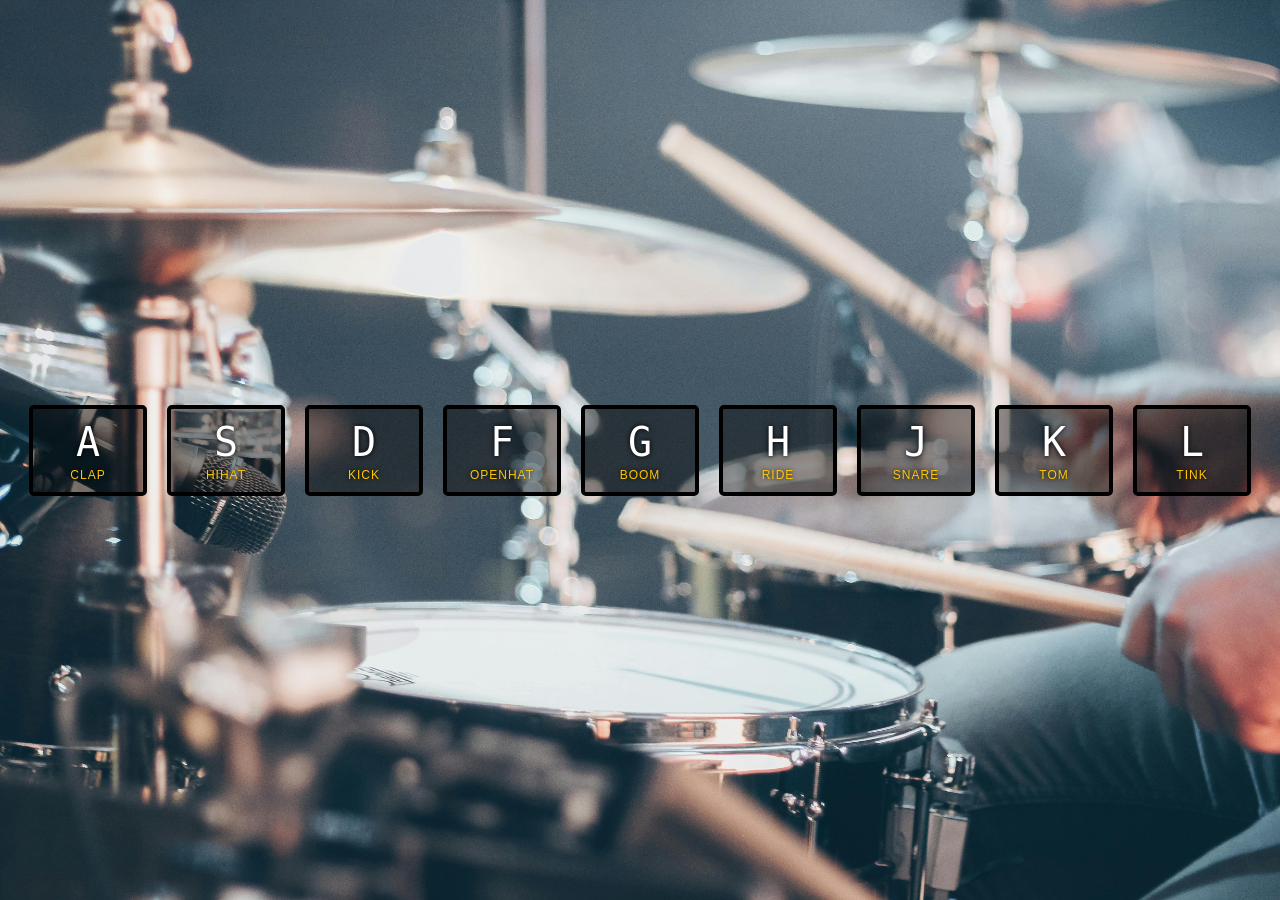
<file: 01 - JavaScript Drum Kit/index.html>
<!DOCTYPE html>
<html lang="en">

<head>
  <meta charset="UTF-8">
  <title>JS Drum Kit</title>
  <link rel="stylesheet" href="style.css">
  <link rel="icon" href="https://fav.farm/🔥" />
</head>

<body>

  <div class="keys">
    <div data-key="65" class="key">
      <kbd>A</kbd>
      <span class="sound">clap</span>
    </div>
    <div data-key="83" class="key">
      <kbd>S</kbd>
      <span class="sound">hihat</span>
    </div>
    <div data-key="68" class="key">
      <kbd>D</kbd>
      <span class="sound">kick</span>
    </div>
    <div data-key="70" class="key">
      <kbd>F</kbd>
      <span class="sound">openhat</span>
    </div>
    <div data-key="71" class="key">
      <kbd>G</kbd>
      <span class="sound">boom</span>
    </div>
    <div data-key="72" class="key">
      <kbd>H</kbd>
      <span class="sound">ride</span>
    </div>
    <div data-key="74" class="key">
      <kbd>J</kbd>
      <span class="sound">snare</span>
    </div>
    <div data-key="75" class="key">
      <kbd>K</kbd>
      <span class="sound">tom</span>
    </div>
    <div data-key="76" class="key">
      <kbd>L</kbd>
      <span class="sound">tink</span>
    </div>
  </div>

  <audio data-key="65" src="sounds/clap.wav"></audio>
  <audio data-key="83" src="sounds/hihat.wav"></audio>
  <audio data-key="68" src="sounds/kick.wav"></audio>
  <audio data-key="70" src="sounds/openhat.wav"></audio>
  <audio data-key="71" src="sounds/boom.wav"></audio>
  <audio data-key="72" src="sounds/ride.wav"></audio>
  <audio data-key="74" src="sounds/snare.wav"></audio>
  <audio data-key="75" src="sounds/tom.wav"></audio>
  <audio data-key="76" src="sounds/tink.wav"></audio>

  <script src="script.js"></script>
</body>

</html>
</file>
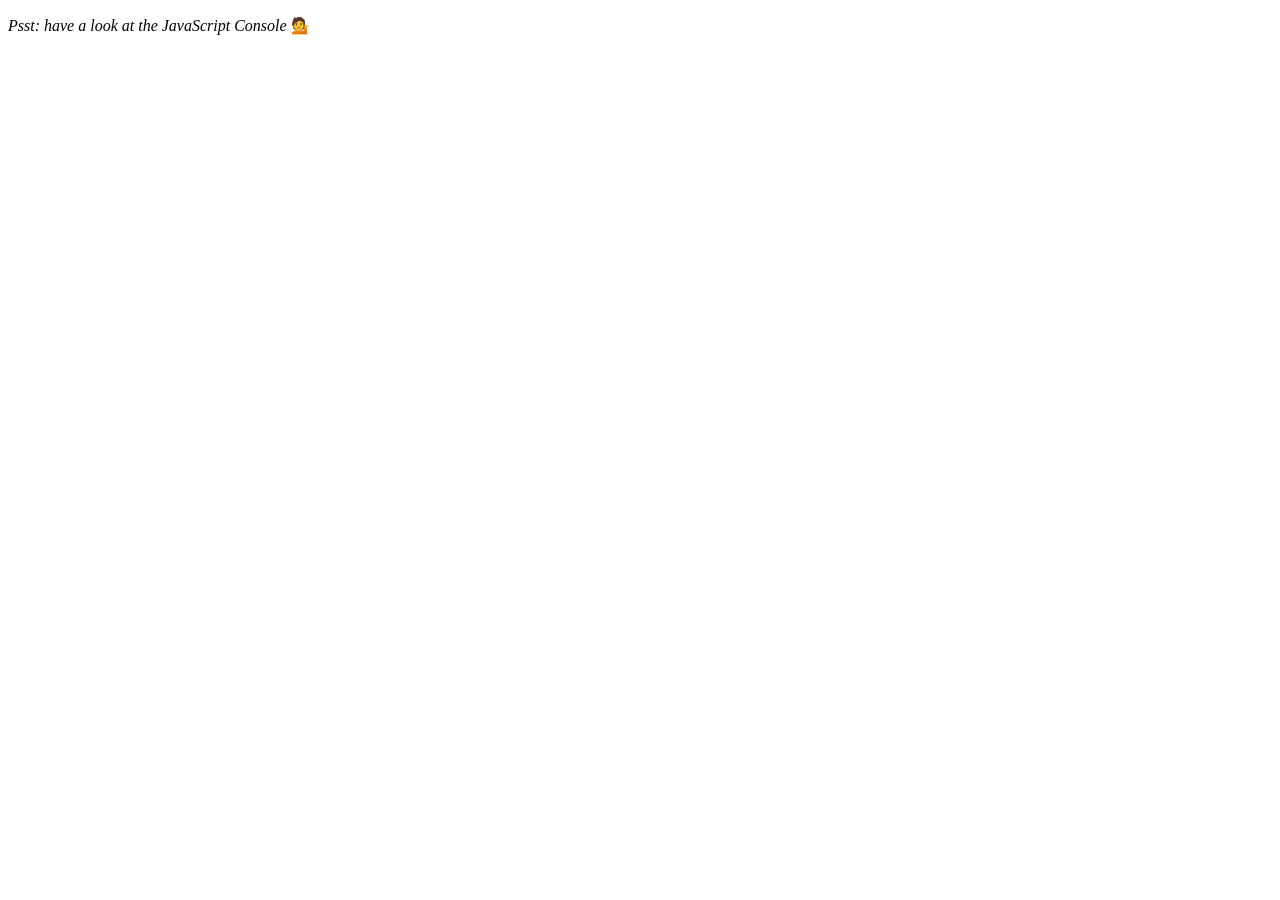
<file: 04 - Array Cardio Day 1/index.html>
<!DOCTYPE html>
<html lang="en">

<head>
  <meta charset="UTF-8">
  <title>Array Cardio 💪</title>
  <link rel="icon" href="https://fav.farm/🔥" />
</head>

<body>
  <p><em>Psst: have a look at the JavaScript Console</em> 💁</p>

  <script src="script.js"></script>
</body>

</html>
</file>
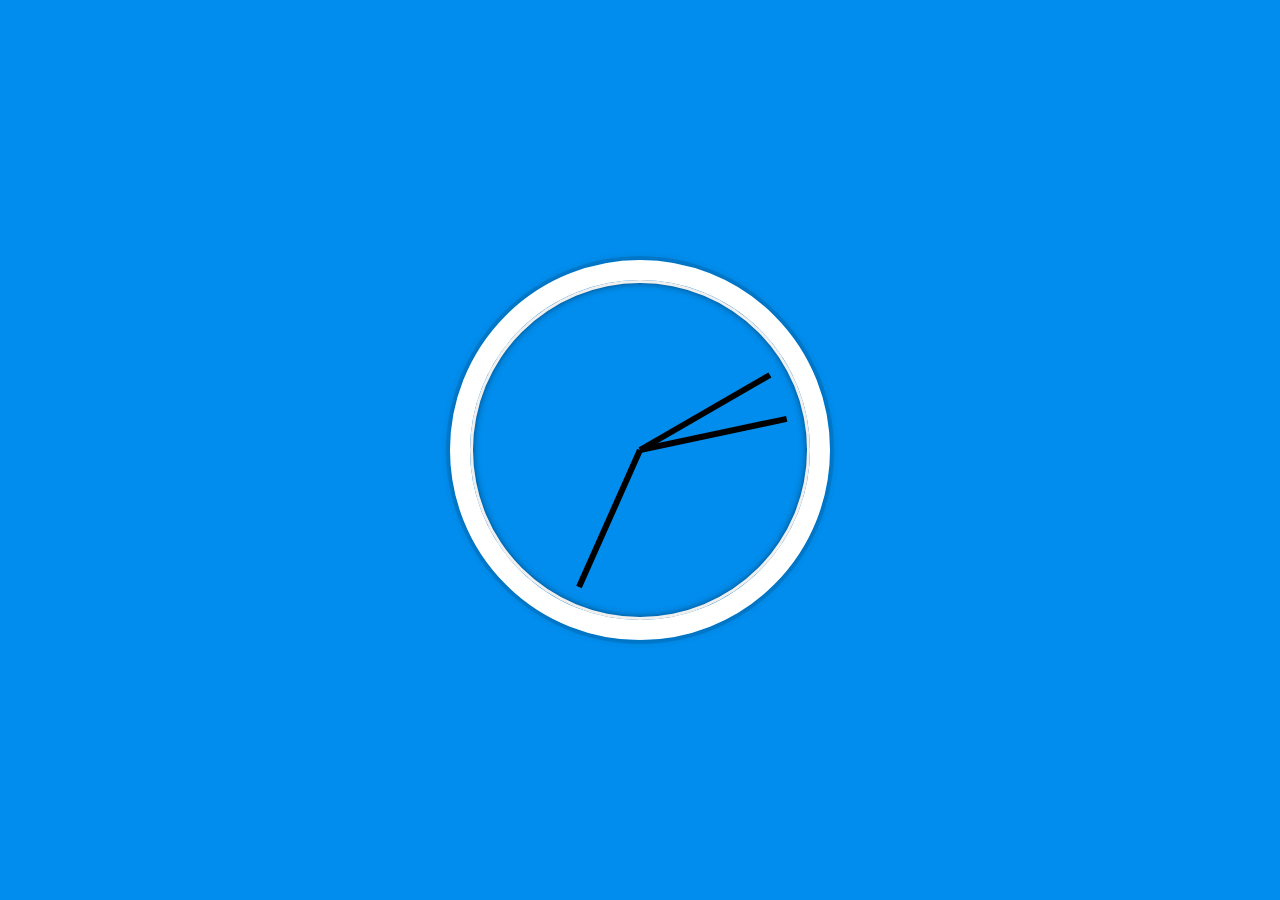
<file: 02 - JS and CSS Clock/index-START.html>
<!DOCTYPE html>
<html lang="en">

<head>
  <meta charset="UTF-8">
  <title>JS + CSS Clock</title>
  <link rel="icon" href="https://fav.farm/🔥" />
</head>

<body>


  <div class="clock">
    <div class="clock-face">
      <div class="hand hour-hand"></div>
      <div class="hand min-hand"></div>
      <div class="hand second-hand"></div>
    </div>
  </div>


  <style>
    html {
      background: #018DED url(https://unsplash.it/1500/1000?image=881&blur=5);
      background-size: cover;
      font-family: 'helvetica neue';
      text-align: center;
      font-size: 10px;
    }

    body {
      margin: 0;
      font-size: 2rem;
      display: flex;
      flex: 1;
      min-height: 100vh;
      align-items: center;
    }

    .clock {
      width: 30rem;
      height: 30rem;
      border: 20px solid white;
      border-radius: 50%;
      margin: 50px auto;
      position: relative;
      padding: 2rem;
      box-shadow:
        0 0 0 4px rgba(0, 0, 0, 0.1),
        inset 0 0 0 3px #EFEFEF,
        inset 0 0 10px black,
        0 0 10px rgba(0, 0, 0, 0.2);
    }

    .clock-face {
      position: relative;
      width: 100%;
      height: 100%;
      transform: translateY(-3px);
      /* account for the height of the clock hands */
    }

    .hand {
      width: 50%;
      height: 6px;
      background: black;
      position: absolute;
      top: 50%;
      transform-origin: 100%;
      transform: rotate(90deg);
      transition: all 0.5s;
    }
  </style>

  <script src="script.js"></script>
</body>

</html>
</file>
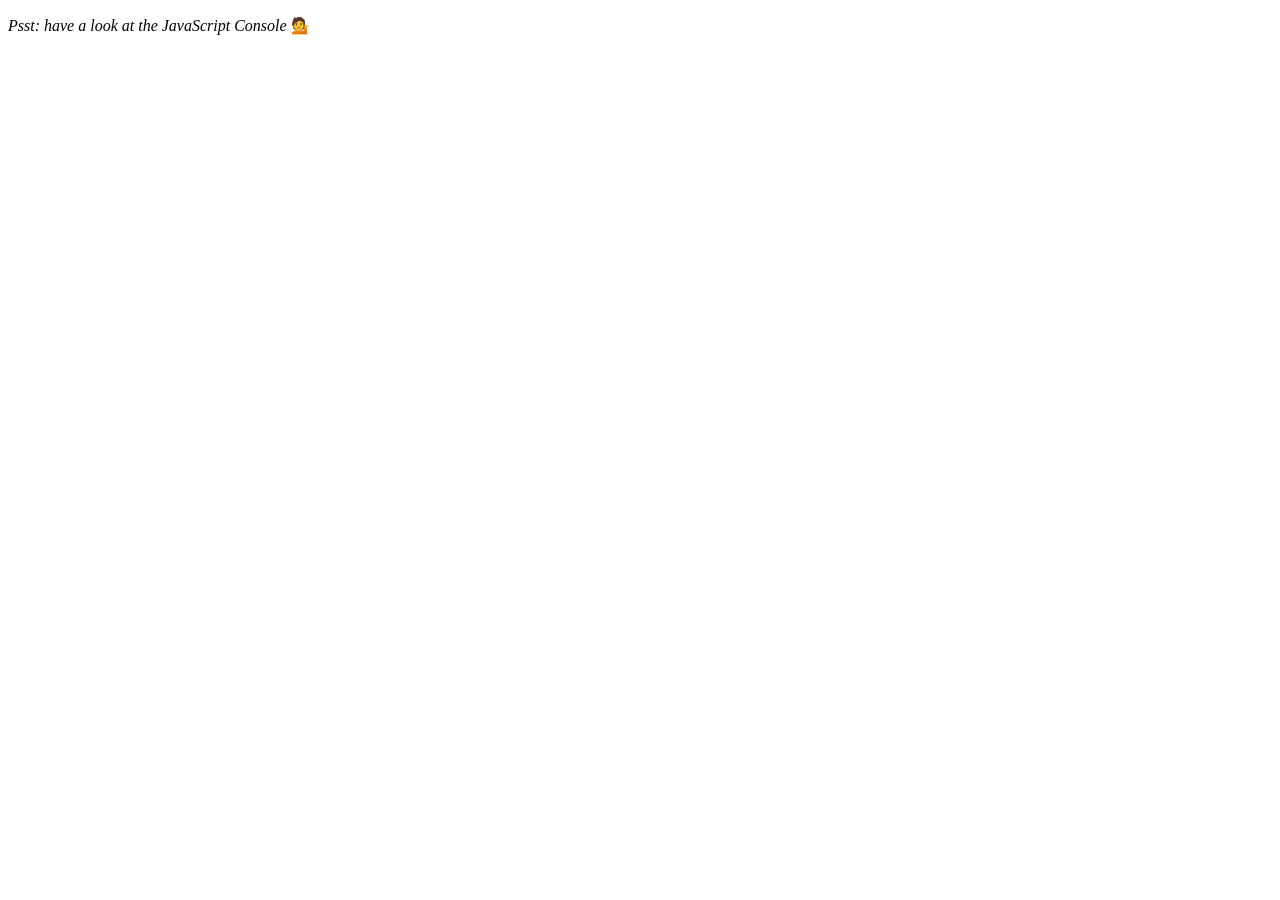
<file: 04 - Array Cardio Day 1/index-FINISHED.html>
<!DOCTYPE html>
<html lang="en">
<head>
  <meta charset="UTF-8">
  <title>Array Cardio 💪</title>
  <link rel="icon" href="https://fav.farm/✅" />
</head>
<body>
  <p><em>Psst: have a look at the JavaScript Console</em> 💁</p>
  <script>
    // Get your shorts on - this is an array workout!
    // ## Array Cardio Day 1

    // Some data we can work with

    const inventors = [
      { first: 'Albert', last: 'Einstein', year: 1879, passed: 1955 },
      { first: 'Isaac', last: 'Newton', year: 1643, passed: 1727 },
      { first: 'Galileo', last: 'Galilei', year: 1564, passed: 1642 },
      { first: 'Marie', last: 'Curie', year: 1867, passed: 1934 },
      { first: 'Johannes', last: 'Kepler', year: 1571, passed: 1630 },
      { first: 'Nicolaus', last: 'Copernicus', year: 1473, passed: 1543 },
      { first: 'Max', last: 'Planck', year: 1858, passed: 1947 },
      { first: 'Katherine', last: 'Blodgett', year: 1898, passed: 1979 },
      { first: 'Ada', last: 'Lovelace', year: 1815, passed: 1852 },
      { first: 'Sarah E.', last: 'Goode', year: 1855, passed: 1905 },
      { first: 'Lise', last: 'Meitner', year: 1878, passed: 1968 },
      { first: 'Hanna', last: 'Hammarström', year: 1829, passed: 1909 }
    ];

    const people = [
      'Bernhard, Sandra', 'Bethea, Erin', 'Becker, Carl', 'Bentsen, Lloyd', 'Beckett, Samuel', 'Blake, William', 'Berger, Ric', 'Beddoes, Mick', 'Beethoven, Ludwig',
      'Belloc, Hilaire', 'Begin, Menachem', 'Bellow, Saul', 'Benchley, Robert', 'Blair, Robert', 'Benenson, Peter', 'Benjamin, Walter', 'Berlin, Irving',
      'Benn, Tony', 'Benson, Leana', 'Bent, Silas', 'Berle, Milton', 'Berry, Halle', 'Biko, Steve', 'Beck, Glenn', 'Bergman, Ingmar', 'Black, Elk', 'Berio, Luciano',
      'Berne, Eric', 'Berra, Yogi', 'Berry, Wendell', 'Bevan, Aneurin', 'Ben-Gurion, David', 'Bevel, Ken', 'Biden, Joseph', 'Bennington, Chester', 'Bierce, Ambrose',
      'Billings, Josh', 'Birrell, Augustine', 'Blair, Tony', 'Beecher, Henry', 'Biondo, Frank'
    ];

    // Array.prototype.filter()
    // 1. Filter the list of inventors for those who were born in the 1500's
    const fifteen = inventors.filter(inventor => (inventor.year >= 1500 && inventor.year < 1600));

    console.table(fifteen);

    // Array.prototype.map()
    // 2. Give us an array of the inventor first and last names
    const fullNames = inventors.map(inventor => `${inventor.first} ${inventor.last}`);
    console.log(fullNames);

    // Array.prototype.sort()
    // 3. Sort the inventors by birthdate, oldest to youngest
    // const ordered = inventors.sort(function(a, b) {
    //   if(a.year > b.year) {
    //     return 1;
    //   } else {
    //     return -1;
    //   }
    // });

    const ordered = inventors.sort((a, b) => a.year > b.year ? 1 : -1);
    console.table(ordered);

    // Array.prototype.reduce()
    // 4. How many years did all the inventors live?
    const totalYears = inventors.reduce((total, inventor) => {
      return total + (inventor.passed - inventor.year);
    }, 0);

    console.log(totalYears);

    // 5. Sort the inventors by years lived
    const oldest = inventors.sort(function(a, b) {
      const lastInventor = a.passed - a.year;
      const nextInventor = b.passed - b.year;
      return lastInventor > nextInventor ? -1 : 1;
    });
    console.table(oldest);

    // 6. create a list of Boulevards in Paris that contain 'de' anywhere in the name
    // https://en.wikipedia.org/wiki/Category:Boulevards_in_Paris

    // const category = document.querySelector('.mw-category');
    // const links = Array.from(category.querySelectorAll('a'));
    // const de = links
    //             .map(link => link.textContent)
    //             .filter(streetName => streetName.includes('de'));

    // 7. sort Exercise
    // Sort the people alphabetically by last name
    const alpha = people.sort((lastOne, nextOne) => {
      const [aLast, aFirst] = lastOne.split(', ');
      const [bLast, bFirst] = nextOne.split(', ');
      return aLast > bLast ? 1 : -1;
    });
    console.log(alpha);

    // 8. Reduce Exercise
    // Sum up the instances of each of these
    const data = ['car', 'car', 'truck', 'truck', 'bike', 'walk', 'car', 'van', 'bike', 'walk', 'car', 'van', 'car', 'truck', 'pogostick'];

    const transportation = data.reduce(function(obj, item) {
      if (!obj[item]) {
        obj[item] = 0;
      }
      obj[item]++;
      return obj;
    }, {});

    console.log(transportation);

  </script>
</body>
</html>
</file>
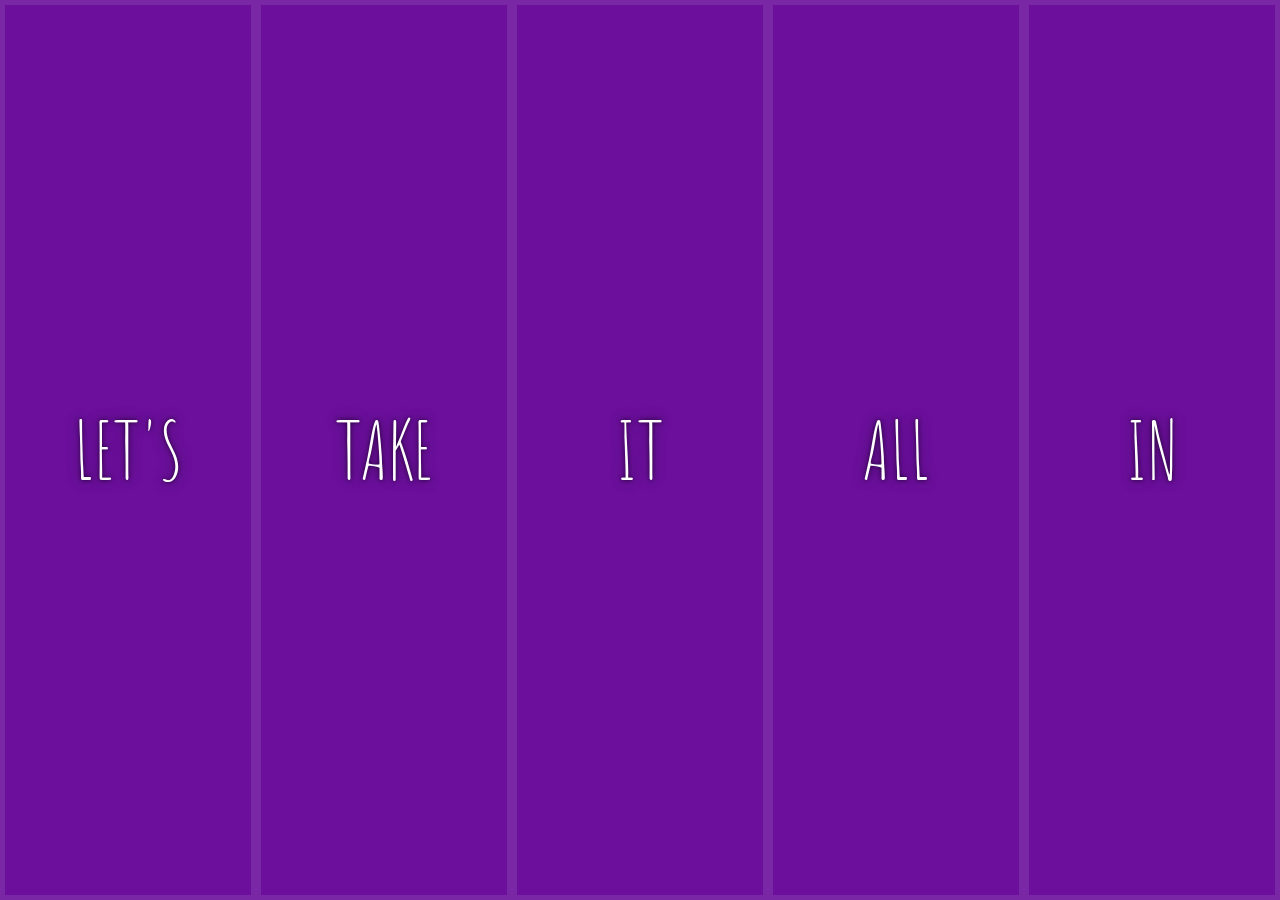
<file: 05 - Flex Panel Gallery/index-FINISHED.html>
<!DOCTYPE html>
<html lang="en">
<head>
  <meta charset="UTF-8">
  <title>Flex Panels 💪</title>
  <link href='https://fonts.googleapis.com/css?family=Amatic+SC' rel='stylesheet' type='text/css'>
  <link rel="icon" href="https://fav.farm/✅" />
</head>
<body>
  <style>
    html {
      box-sizing: border-box;
      background: #ffc600;
      font-family: 'helvetica neue';
      font-size: 20px;
      font-weight: 200;
    }

    body {
      margin: 0;
    }

    *, *:before, *:after {
      box-sizing: inherit;
    }

    .panels {
      min-height: 100vh;
      overflow: hidden;
      display: flex;
    }

    .panel {
      background: #6B0F9C;
      box-shadow: inset 0 0 0 5px rgba(255,255,255,0.1);
      color: white;
      text-align: center;
      align-items: center;
      /* Safari transitionend event.propertyName === flex */
      /* Chrome + FF transitionend event.propertyName === flex-grow */
      transition:
        font-size 0.7s cubic-bezier(0.61,-0.19, 0.7,-0.11),
        flex 0.7s cubic-bezier(0.61,-0.19, 0.7,-0.11),
        background 0.2s;
      font-size: 20px;
      background-size: cover;
      background-position: center;
      flex: 1;
      justify-content: center;
      display: flex;
      flex-direction: column;
    }

    .panel1 { background-image:url(https://source.unsplash.com/gYl-UtwNg_I/1500x1500); }
    .panel2 { background-image:url(https://source.unsplash.com/rFKUFzjPYiQ/1500x1500); }
    .panel3 { background-image:url(https://images.unsplash.com/photo-1465188162913-8fb5709d6d57?ixlib=rb-0.3.5&q=80&fm=jpg&crop=faces&cs=tinysrgb&w=1500&h=1500&fit=crop&s=967e8a713a4e395260793fc8c802901d); }
    .panel4 { background-image:url(https://source.unsplash.com/ITjiVXcwVng/1500x1500); }
    .panel5 { background-image:url(https://source.unsplash.com/3MNzGlQM7qs/1500x1500); }

    /* Flex Items */
    .panel > * {
      margin: 0;
      width: 100%;
      transition: transform 0.5s;
      flex: 1 0 auto;
      display: flex;
      justify-content: center;
      align-items: center;
    }

    .panel > *:first-child { transform: translateY(-100%); }
    .panel.open-active > *:first-child { transform: translateY(0); }
    .panel > *:last-child { transform: translateY(100%); }
    .panel.open-active > *:last-child { transform: translateY(0); }

    .panel p {
      text-transform: uppercase;
      font-family: 'Amatic SC', cursive;
      text-shadow: 0 0 4px rgba(0, 0, 0, 0.72), 0 0 14px rgba(0, 0, 0, 0.45);
      font-size: 2em;
    }

    .panel p:nth-child(2) {
      font-size: 4em;
    }

    .panel.open {
      flex: 5;
      font-size: 40px;
    }

    @media only screen and (max-width: 600px) {
      .panel p {
        font-size: 1em;
      }
    }
  </style>


  <div class="panels">
    <div class="panel panel1">
      <p>Hey</p>
      <p>Let's</p>
      <p>Dance</p>
    </div>
    <div class="panel panel2">
      <p>Give</p>
      <p>Take</p>
      <p>Receive</p>
    </div>
    <div class="panel panel3">
      <p>Experience</p>
      <p>It</p>
      <p>Today</p>
    </div>
    <div class="panel panel4">
      <p>Give</p>
      <p>All</p>
      <p>You can</p>
    </div>
    <div class="panel panel5">
      <p>Life</p>
      <p>In</p>
      <p>Motion</p>
    </div>
  </div>

  <script>
    const panels = document.querySelectorAll('.panel');

    function toggleOpen() {
      console.log('Hello');
      this.classList.toggle('open');
    }

    function toggleActive(e) {
      console.log(e.propertyName);
      if (e.propertyName.includes('flex')) {
        this.classList.toggle('open-active');
      }
    }

    panels.forEach(panel => panel.addEventListener('click', toggleOpen));
    panels.forEach(panel => panel.addEventListener('transitionend', toggleActive));
  </script>

</body>
</html>
</file>
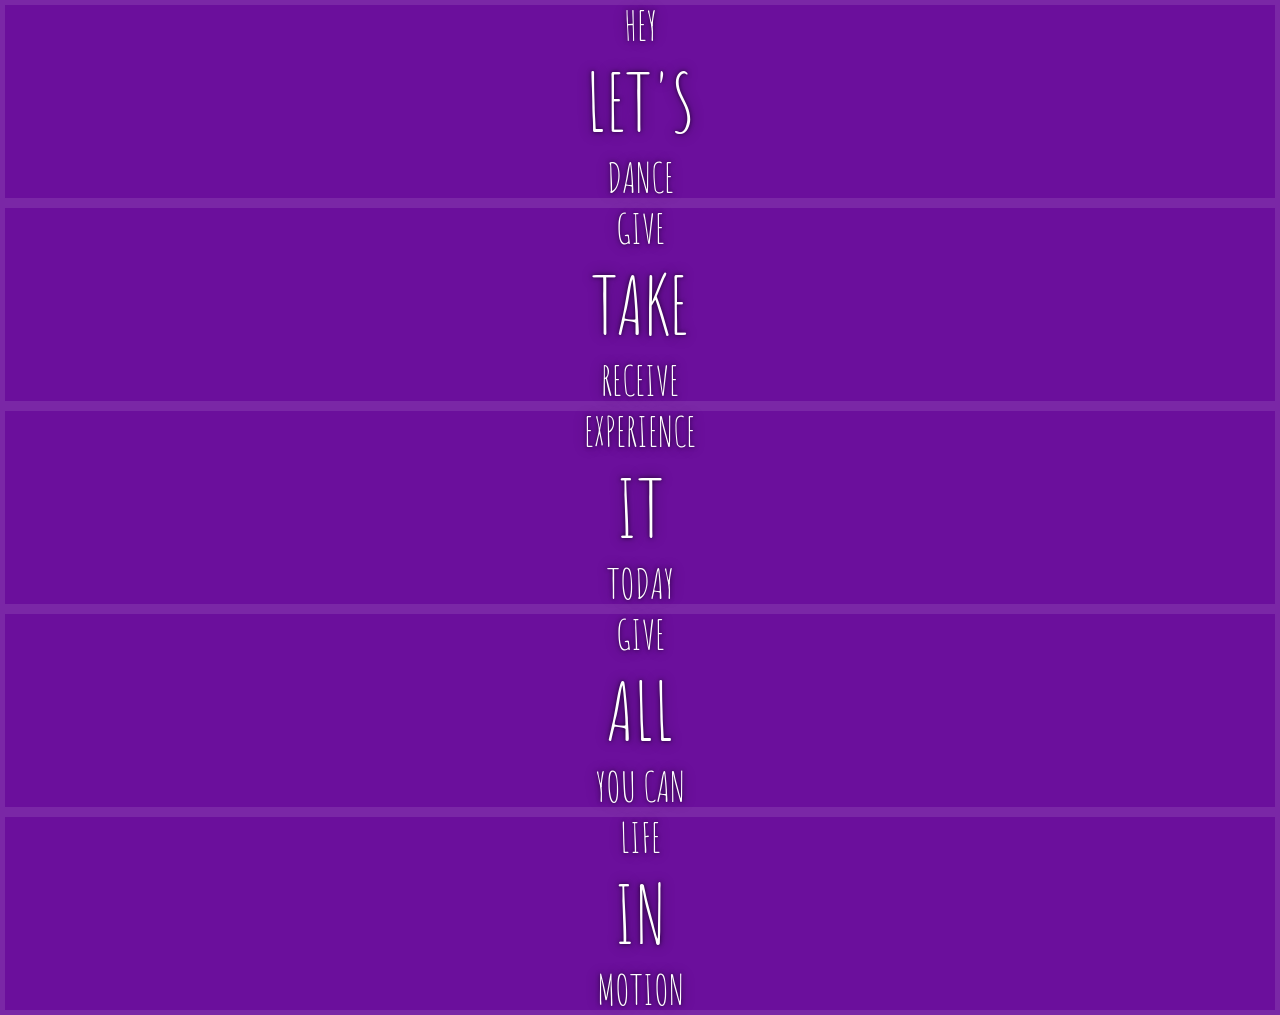
<file: 05 - Flex Panel Gallery/index-START.html>
<!DOCTYPE html>
<html lang="en">

<head>
  <meta charset="UTF-8">
  <title>Flex Panels 💪</title>
  <link href='https://fonts.googleapis.com/css?family=Amatic+SC' rel='stylesheet' type='text/css'>
  <link rel="icon" href="https://fav.farm/🔥" />
</head>

<body>
  <style>
    html {
      box-sizing: border-box;
      background: #ffc600;
      font-family: 'helvetica neue';
      font-size: 20px;
      font-weight: 200;
    }

    body {
      margin: 0;
    }

    *,
    *:before,
    *:after {
      box-sizing: inherit;
    }

    .panels {
      min-height: 100vh;
      overflow: hidden;
    }

    .panel {
      background: #6B0F9C;
      box-shadow: inset 0 0 0 5px rgba(255, 255, 255, 0.1);
      color: white;
      text-align: center;
      align-items: center;
      /* Safari transitionend event.propertyName === flex */
      /* Chrome + FF transitionend event.propertyName === flex-grow */
      transition:
        font-size 0.7s cubic-bezier(0.61, -0.19, 0.7, -0.11),
        flex 0.7s cubic-bezier(0.61, -0.19, 0.7, -0.11),
        background 0.2s;
      font-size: 20px;
      background-size: cover;
      background-position: center;
      flex: 1;
    }

    .panel1 {
      background-image: url(https://source.unsplash.com/gYl-UtwNg_I/1500x1500);
    }

    .panel2 {
      background-image: url(https://source.unsplash.com/rFKUFzjPYiQ/1500x1500);
    }

    .panel3 {
      background-image: url(https://images.unsplash.com/photo-1465188162913-8fb5709d6d57?ixlib=rb-0.3.5&q=80&fm=jpg&crop=faces&cs=tinysrgb&w=1500&h=1500&fit=crop&s=967e8a713a4e395260793fc8c802901d);
    }

    .panel4 {
      background-image: url(https://source.unsplash.com/ITjiVXcwVng/1500x1500);
    }

    .panel5 {
      background-image: url(https://source.unsplash.com/3MNzGlQM7qs/1500x1500);
    }

    /* Flex Children */
    .panel>* {
      margin: 0;
      width: 100%;
      transition: transform 0.5s;
    }

    .panel p {
      text-transform: uppercase;
      font-family: 'Amatic SC', cursive;
      text-shadow: 0 0 4px rgba(0, 0, 0, 0.72), 0 0 14px rgba(0, 0, 0, 0.45);
      font-size: 2em;
    }

    .panel p:nth-child(2) {
      font-size: 4em;
    }

    .panel.open {
      font-size: 40px;
    }
  </style>


  <div class="panels">
    <div class="panel panel1">
      <p>Hey</p>
      <p>Let's</p>
      <p>Dance</p>
    </div>
    <div class="panel panel2">
      <p>Give</p>
      <p>Take</p>
      <p>Receive</p>
    </div>
    <div class="panel panel3">
      <p>Experience</p>
      <p>It</p>
      <p>Today</p>
    </div>
    <div class="panel panel4">
      <p>Give</p>
      <p>All</p>
      <p>You can</p>
    </div>
    <div class="panel panel5">
      <p>Life</p>
      <p>In</p>
      <p>Motion</p>
    </div>
  </div>

  <script>

  </script>



</body>

</html>
</file>
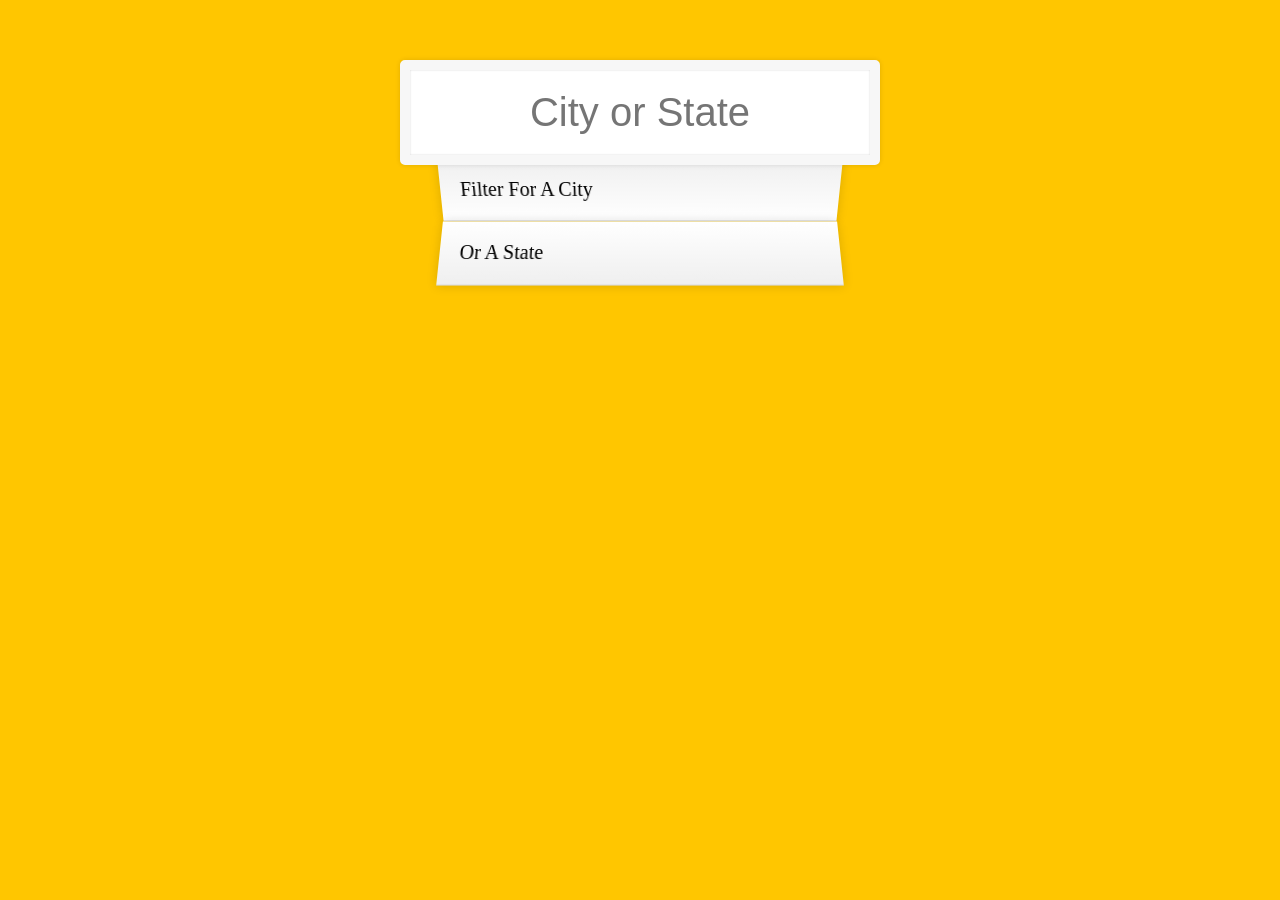
<file: 06 - Type Ahead/index-FINISHED.html>
<!DOCTYPE html>
<html lang="en">
<head>
  <meta charset="UTF-8">
  <title>Type Ahead 👀</title>
  <link rel="stylesheet" href="style.css">
  <link rel="icon" href="https://fav.farm/✅" />
</head>
<body>

  <form class="search-form">
    <input type="text" class="search" placeholder="City or State">
    <ul class="suggestions">
      <li>Filter for a city</li>
      <li>or a state</li>
    </ul>
  </form>
<script>
const endpoint = 'https://gist.githubusercontent.com/Miserlou/c5cd8364bf9b2420bb29/raw/2bf258763cdddd704f8ffd3ea9a3e81d25e2c6f6/cities.json';

const cities = [];
fetch(endpoint)
  .then(blob => blob.json())
  .then(data => cities.push(...data));

function findMatches(wordToMatch, cities) {
  return cities.filter(place => {
    // here we need to figure out if the city or state matches what was searched
    const regex = new RegExp(wordToMatch, 'gi');
    return place.city.match(regex) || place.state.match(regex)
  });
}

function numberWithCommas(x) {
  return x.toString().replace(/\B(?=(\d{3})+(?!\d))/g, ',');
}

function displayMatches() {
  const matchArray = findMatches(this.value, cities);
  const html = matchArray.map(place => {
    const regex = new RegExp(this.value, 'gi');
    const cityName = place.city.replace(regex, `<span class="hl">${this.value}</span>`);
    const stateName = place.state.replace(regex, `<span class="hl">${this.value}</span>`);
    return `
      <li>
        <span class="name">${cityName}, ${stateName}</span>
        <span class="population">${numberWithCommas(place.population)}</span>
      </li>
    `;
  }).join('');
  suggestions.innerHTML = html;
}

const searchInput = document.querySelector('.search');
const suggestions = document.querySelector('.suggestions');

searchInput.addEventListener('change', displayMatches);
searchInput.addEventListener('keyup', displayMatches);

</script>
  </body>
</html>
</file>
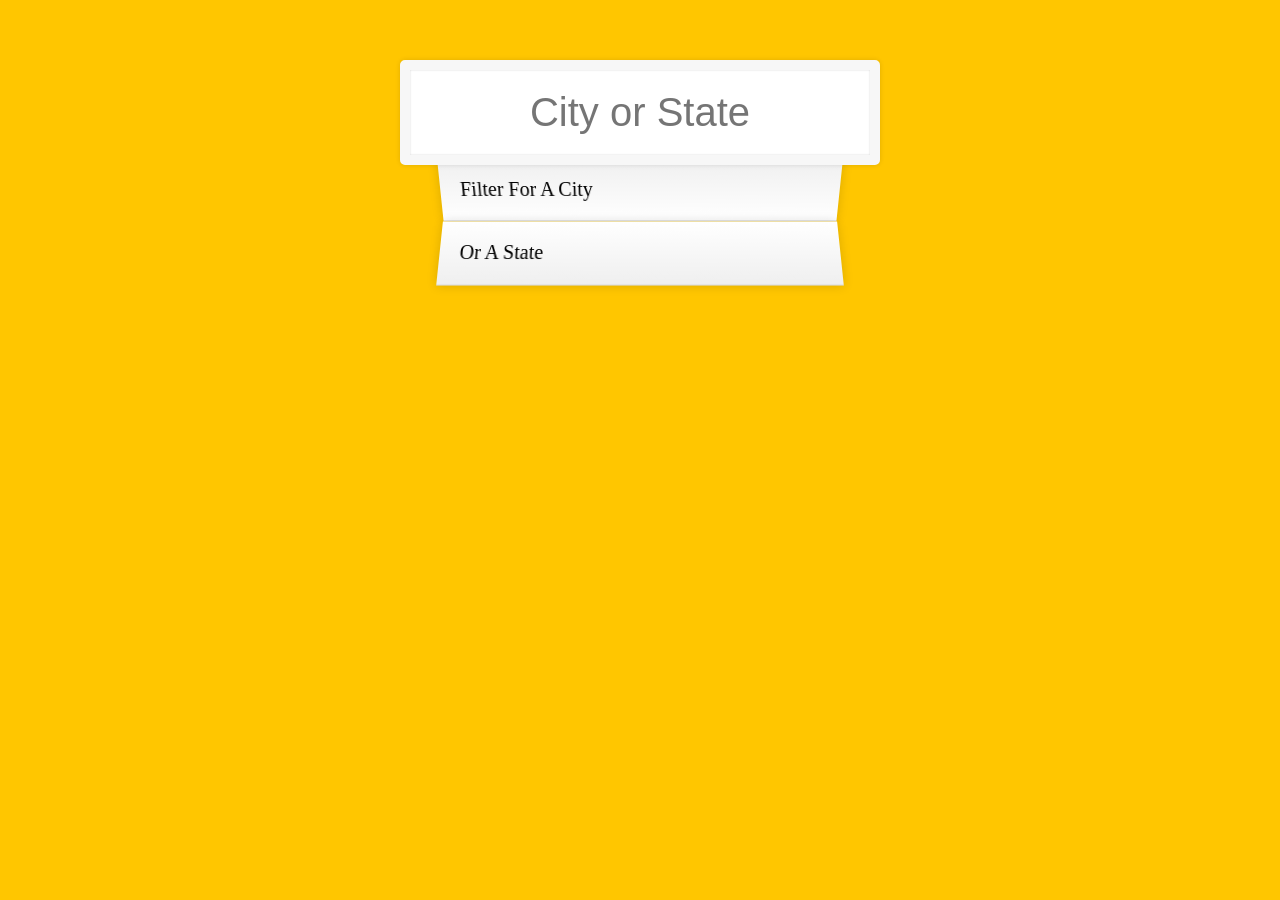
<file: 06 - Type Ahead/index-START.html>
<!DOCTYPE html>
<html lang="en">

<head>
  <meta charset="UTF-8">
  <title>Type Ahead 👀</title>
  <link rel="stylesheet" href="style.css">
  <link rel="icon" href="https://fav.farm/🔥" />
</head>

<body>

  <form class="search-form">
    <input type="text" class="search" placeholder="City or State">
    <ul class="suggestions">
      <li>Filter for a city</li>
      <li>or a state</li>
    </ul>
  </form>
  <script>
    const endpoint = 'https://gist.githubusercontent.com/Miserlou/c5cd8364bf9b2420bb29/raw/2bf258763cdddd704f8ffd3ea9a3e81d25e2c6f6/cities.json';

    const cities = []

    fetch(endpoint)
      .then(blob => blob.json())
      .then(data => cities.push(...data))

    function findMatches(wordToMatch, cities) {
      return cities.filter(place => {
        const regex = new RegExp(wordToMatch, 'gi');
        return place.city.match(regex) || place.state.match(regex)
      })
    }

    function displayMatches() {
      const matchArray = findMatches(this.value, cities)
      const html = matchArray.map(place => {
        const regex = new RegExp(this.value, 'gi');
        const cityName = place.city.replace(regex, `<span class="hl">${this.value}</span>`)
        return `
          <li>
            <span class="name"> ${place.city}, ${place.state}</span>
            <span class="population"> ${place.population}</span>
          </li>
        `
      }).join('')

      suggestions.innerHTML = html;

    }

    const searchInput = document.querySelector('.search')
    const suggestions = document.querySelector('.suggestions')

    searchInput.addEventListener('change', displayMatches)
    searchInput.addEventListener('keyup', displayMatches)

  </script>
</body>

</html>
</file>
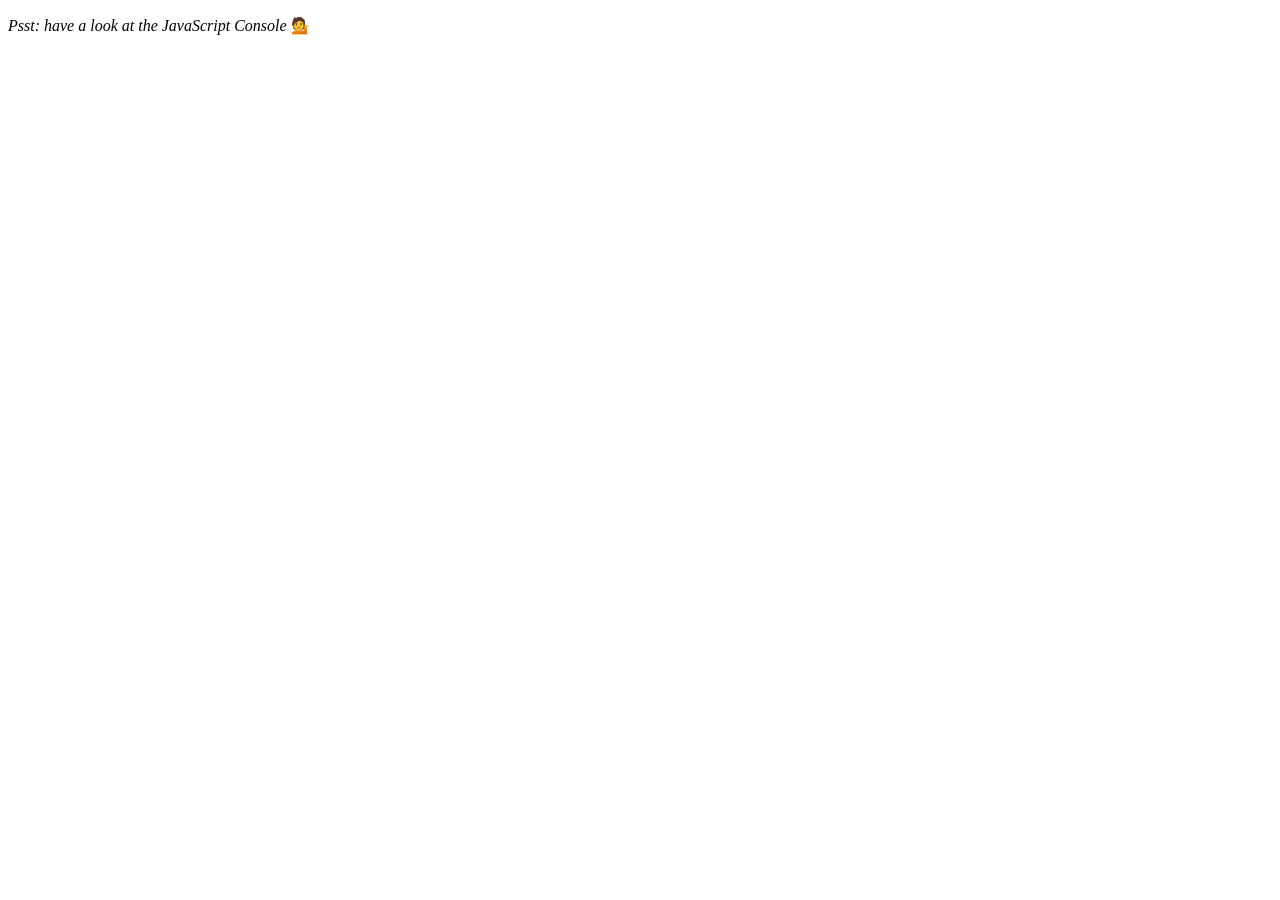
<file: 07 - Array Cardio Day 2/index-FINISHED.html>
<!DOCTYPE html>
<html lang="en">
<head>
  <meta charset="UTF-8">
  <title>Array Cardio 💪💪</title>
  <link rel="icon" href="https://fav.farm/✅" />
</head>
<body>
  <p><em>Psst: have a look at the JavaScript Console</em> 💁</p>
  <script>
    // ## Array Cardio Day 2

    const people = [
      { name: 'Wes', year: 1988 },
      { name: 'Kait', year: 1986 },
      { name: 'Irv', year: 1970 },
      { name: 'Lux', year: 2015 }
    ];

    const comments = [
      { text: 'Love this!', id: 523423 },
      { text: 'Super good', id: 823423 },
      { text: 'You are the best', id: 2039842 },
      { text: 'Ramen is my fav food ever', id: 123523 },
      { text: 'Nice Nice Nice!', id: 542328 }
    ];

    // Some and Every Checks
    // Array.prototype.some() // is at least one person 19?
    // const isAdult = people.some(function(person) {
    //   const currentYear = (new Date()).getFullYear();
    //   if(currentYear - person.year >= 19) {
    //     return true;
    //   }
    // });

    const isAdult = people.some(person => ((new Date()).getFullYear()) - person.year >= 19);

    console.log({isAdult});
    // Array.prototype.every() // is everyone 19?

    const allAdults = people.every(person => ((new Date()).getFullYear()) - person.year >= 19);
    console.log({allAdults});

    // Array.prototype.find()
    // Find is like filter, but instead returns just the one you are looking for
    // find the comment with the ID of 823423


    const comment = comments.find(comment => comment.id === 823423);

    console.log(comment);

    // Array.prototype.findIndex()
    // Find the comment with this ID
    // delete the comment with the ID of 823423
    const index = comments.findIndex(comment => comment.id === 823423);
    console.log(index);

    // comments.splice(index, 1);

    const newComments = [
      ...comments.slice(0, index),
      ...comments.slice(index + 1)
    ];

  </script>
</body>
</html>
</file>
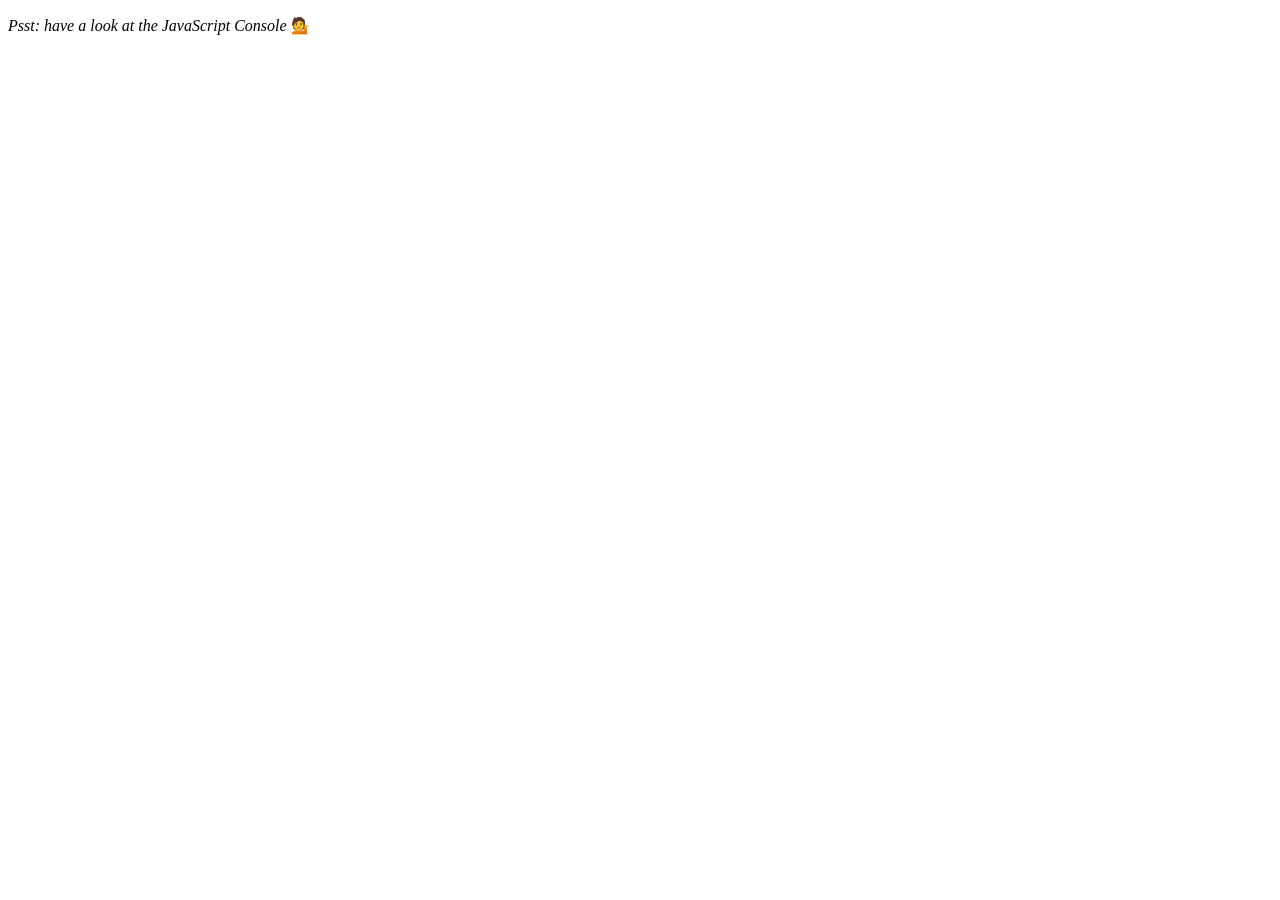
<file: 07 - Array Cardio Day 2/index-START.html>
<!DOCTYPE html>
<html lang="en">

<head>
  <meta charset="UTF-8">
  <title>Array Cardio 💪💪</title>
  <link rel="icon" href="https://fav.farm/🔥" />
</head>

<body>
  <p><em>Psst: have a look at the JavaScript Console</em> 💁</p>
  <script src="script.js"></script>
</body>

</html>
</file>
<file: 01 - JavaScript Drum Kit/style.css>
html {
  font-size: 10px;
  background: url("./background.jpg") bottom center;
  background-size: cover;
}

body,
html {
  margin: 0;
  padding: 0;
  font-family: sans-serif;
}

.keys {
  display: flex;
  flex: 1;
  min-height: 100vh;
  align-items: center;
  justify-content: center;
}

.key {
  border: 0.4rem solid black;
  border-radius: 0.5rem;
  margin: 1rem;
  font-size: 1.5rem;
  padding: 1rem 0.5rem;
  transition: all 0.09s ease;
  width: 10rem;
  text-align: center;
  color: white;
  background: rgba(0, 0, 0, 0.4);
  text-shadow: 0 0 0.5rem black;
}

.playing {
  transform: scale(1.1);
  border-color: #ffc600;
  box-shadow: 0 0 1rem #ffc600;
}

kbd {
  display: block;
  font-size: 4rem;
}

.sound {
  font-size: 1.2rem;
  text-transform: uppercase;
  letter-spacing: 0.1rem;
  color: #ffc600;
}
</file>
<file: 06 - Type Ahead/style.css>
html {
  box-sizing: border-box;
  background: #ffc600;
  font-family: 'helvetica neue';
  font-size: 20px;
  font-weight: 200;
}

*, *:before, *:after {
  box-sizing: inherit;
}

input {
  width: 100%;
  padding: 20px;
}

.search-form {
  max-width: 400px;
  margin: 50px auto;
}

input.search {
  margin: 0;
  text-align: center;
  outline: 0;
  border: 10px solid #F7F7F7;
  width: 120%;
  left: -10%;
  position: relative;
  top: 10px;
  z-index: 2;
  border-radius: 5px;
  font-size: 40px;
  box-shadow: 0 0 5px rgba(0, 0, 0, 0.12), inset 0 0 2px rgba(0, 0, 0, 0.19);
}

.suggestions {
  margin: 0;
  padding: 0;
  position: relative;
  /*perspective: 20px;*/
}

.suggestions li {
  background: white;
  list-style: none;
  border-bottom: 1px solid #D8D8D8;
  box-shadow: 0 0 10px rgba(0, 0, 0, 0.14);
  margin: 0;
  padding: 20px;
  transition: background 0.2s;
  display: flex;
  justify-content: space-between;
  text-transform: capitalize;
}

.suggestions li:nth-child(even) {
  transform: perspective(100px) rotateX(3deg) translateY(2px) scale(1.001);
  background: linear-gradient(to bottom,  #ffffff 0%,#EFEFEF 100%);
}

.suggestions li:nth-child(odd) {
  transform: perspective(100px) rotateX(-3deg) translateY(3px);
  background: linear-gradient(to top,  #ffffff 0%,#EFEFEF 100%);
}

span.population {
  font-size: 15px;
}

.hl {
  background: #ffc600;
}
</file>
